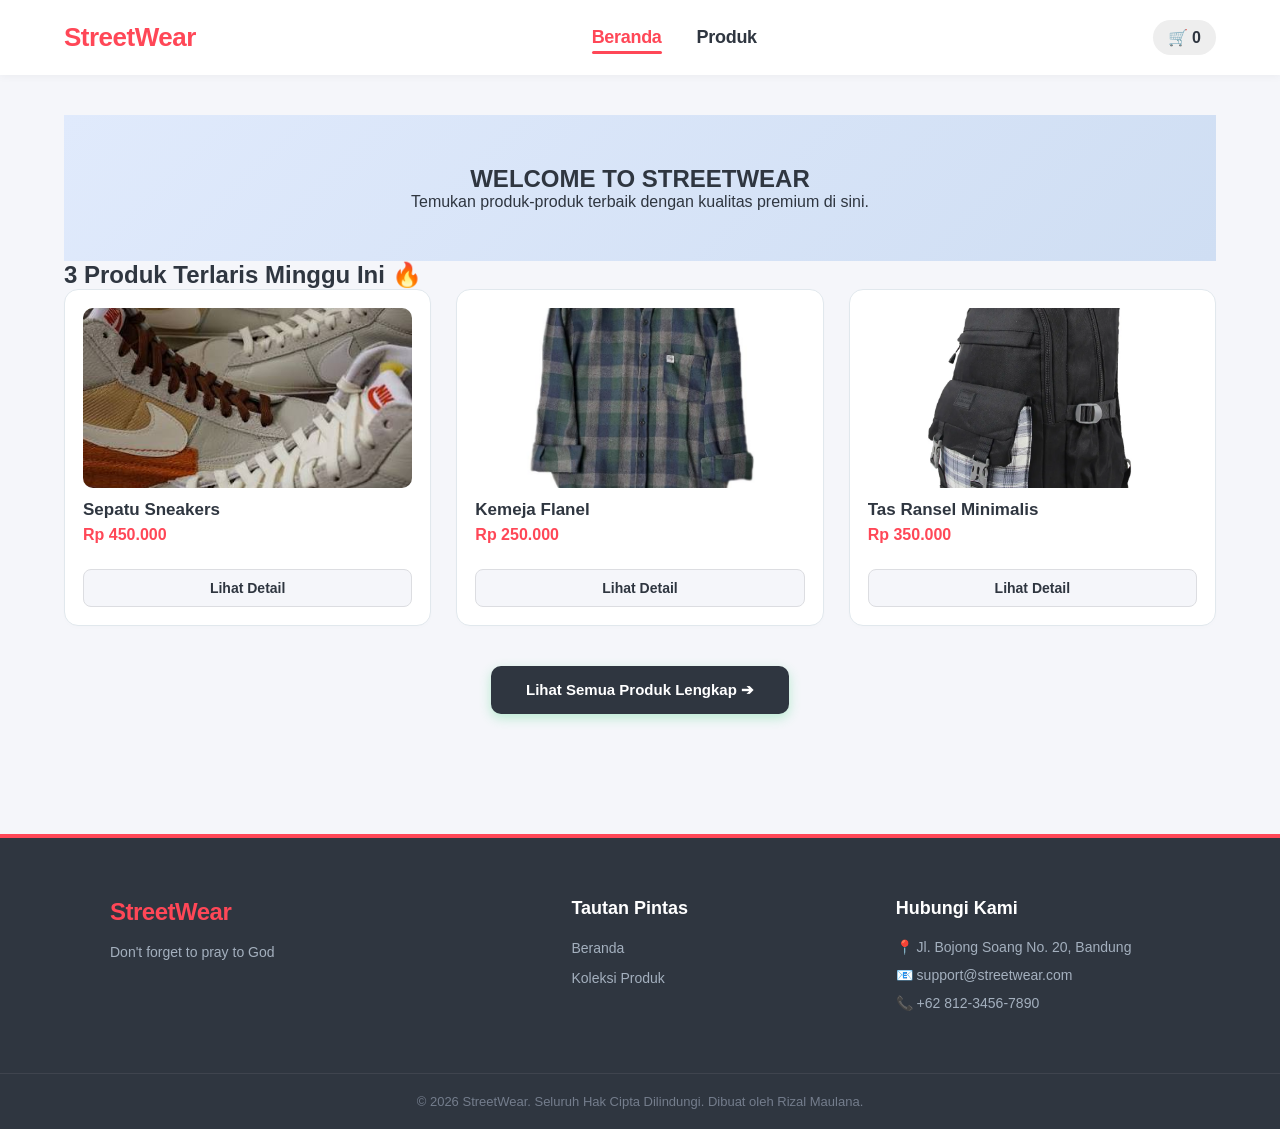
<file: index.html>
<!DOCTYPE html>
<html lang="id">
  <head>
    <!-- DUMMY GOOGLE ANALYTICS INTEGRATION -->
    <script>
      // Struktur tiruan fungsi bawaan Google (gtag.js)
      function dummyGtag(eventName, eventData) {
        console.log(
          `%c[Google Analytics 4] Event: ${eventName}`,
          "color: #ff9f43; font-weight: bold;",
          eventData
        );
      }

      // Otomatis merekam jejak halaman saat browser selesai memuat file HTML
      document.addEventListener("DOMContentLoaded", () => {
        dummyGtag("page_view", {
          page_title: document.title,
          page_location: window.location.href,
          page_path: window.location.pathname,
        });
      });
    </script>
    <meta charset="UTF-8" />
    <meta name="viewport" content="width=device-width, initial-scale=1.0" />
    <title>StreetWear - Beranda</title>
    <link rel="stylesheet" href="style.css" />
  </head>
  <body>
    <!-- Navbar Global -->
    <header class="navbar">
      <div class="logo" onclick="window.location.href='index.html'">
        StreetWear
      </div>
      <nav class="nav-links">
        <a href="index.html" class="active">Beranda</a>
        <a href="produk.html">Produk</a>
        <!-- Link baru menuju semua produk -->
      </nav>
      <div class="cart-icon" onclick="window.location.href='checkout.html'">
        🛒 <span id="cart-count">0</span>
      </div>
    </header>

    <main class="container">
      <section class="hero">
        <h1>WELCOME TO STREETWEAR</h1>
        <p>Temukan produk-produk terbaik dengan kualitas premium di sini.</p>
      </section>

      <h2>3 Produk Terlaris Minggu Ini 🔥</h2>
      <div class="product-grid" id="product-list">
        <!-- Di-render otomatis via script.js (Maksimal 3 Produk) -->
      </div>

      <!-- Tombol Tambahan untuk Masuk ke Halaman Semua Produk -->
      <div style="text-align: center; margin-top: 40px">
        <button
          class="btn-add-cart-detail"
          onclick="window.location.href='produk.html'"
          style="width: auto; padding: 12px 35px; background: #2f3640"
        >
          Lihat Semua Produk Lengkap ➔
        </button>
      </div>
    </main>

    <script src="script.js"></script>
  </body>
  <!-- ==========================================
         BAGIAN FOOTER MODERN TRENDSHOP
         ========================================== -->
  <footer class="main-footer">
    <div class="footer-container">
      <!-- Kolom 1: Tentang Toko -->
      <div class="footer-brand">
        <h3>StreetWear</h3>
        <p>Don't forget to pray to God</p>
      </div>

      <!-- Kolom 2: Navigasi Pintas -->
      <div class="footer-links">
        <h4>Tautan Pintas</h4>
        <ul>
          <li><a href="index.html">Beranda</a></li>
          <li><a href="produk.html">Koleksi Produk</a></li>
        </ul>
      </div>

      <!-- Kolom 3: Informasi Kontak -->
      <div class="footer-contact">
        <h4>Hubungi Kami</h4>
        <p>📍 Jl. Bojong Soang No. 20, Bandung</p>
        <p>📧 support@streetwear.com</p>
        <p>📞 +62 812-3456-7890</p>
      </div>
    </div>

    <!-- Bagian Hak Cipta bawah -->
    <div class="footer-bottom">
      <p>
        &copy; 2026 StreetWear. Seluruh Hak Cipta Dilindungi. Dibuat oleh Rizal
        Maulana.
      </p>
    </div>
  </footer>
</html>
</file>
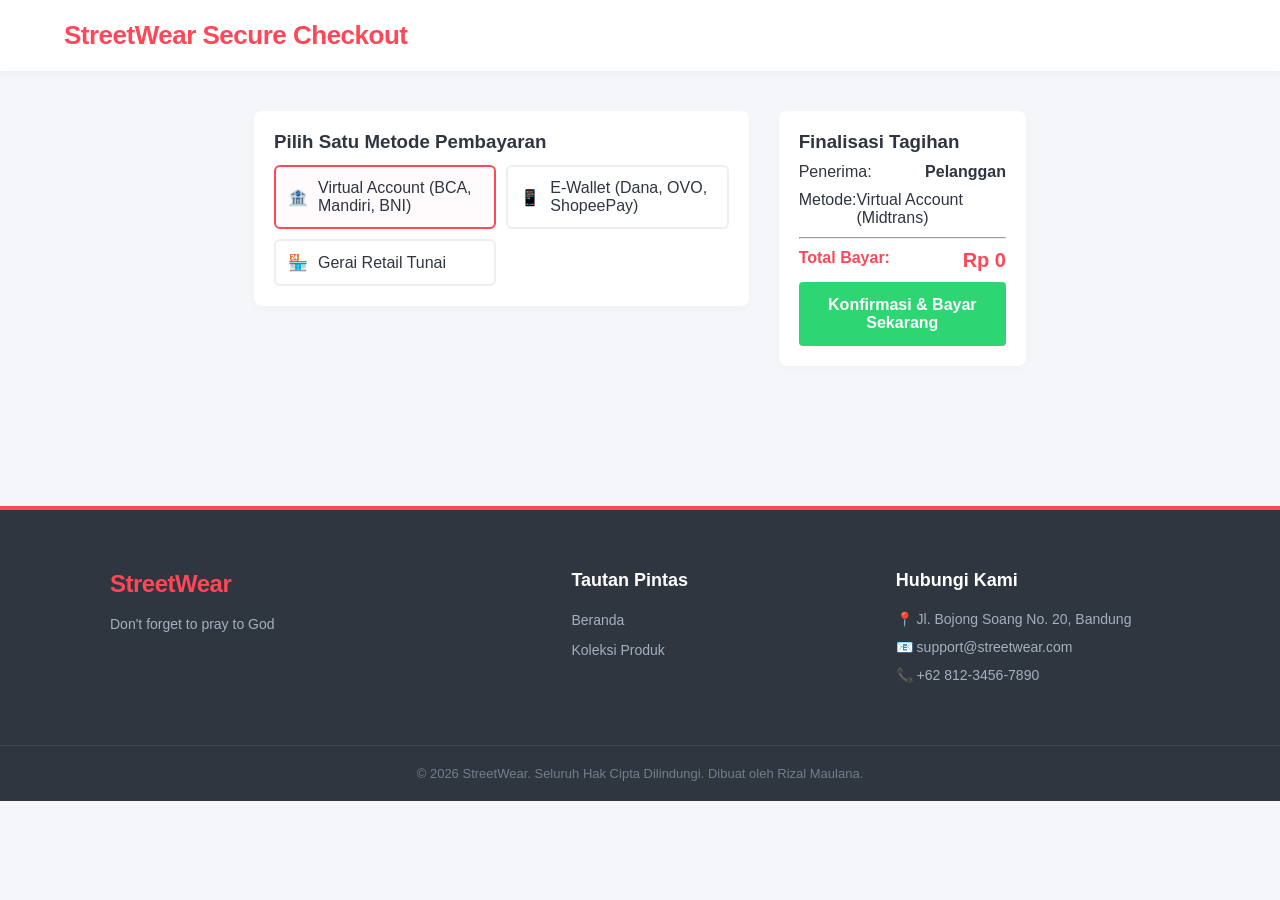
<file: bayar.html>
<!DOCTYPE html>
<html lang="id">
  <head>
    <meta charset="UTF-8" />
    <meta name="viewport" content="width=device-width, initial-scale=1.0" />
    <title>StreetWear - Metode Pembayaran</title>
    <link rel="stylesheet" href="style.css" />
  </head>
  <body>
    <header class="navbar">
      <div class="logo">StreetWear Secure Checkout</div>
    </header>

    <main class="checkout-container" style="max-width: 900px; margin: 0 auto">
      <div class="left-column">
        <div class="card-section">
          <h3>Pilih Satu Metode Pembayaran</h3>
          <div class="payment-options">
            <div
              class="payment-card active"
              onclick="changePaymentMethod('Virtual Account (Midtrans)', this)"
            >
              <div class="payment-icon">🏦</div>
              <div class="payment-name">
                Virtual Account (BCA, Mandiri, BNI)
              </div>
            </div>
            <div
              class="payment-card"
              onclick="changePaymentMethod('E-Wallet (Xendit)', this)"
            >
              <div class="payment-icon">📱</div>
              <div class="payment-name">E-Wallet (Dana, OVO, ShopeePay)</div>
            </div>
            <div
              class="payment-card"
              onclick="changePaymentMethod('Indomaret / Alfamart', this)"
            >
              <div class="payment-icon">🏪</div>
              <div class="payment-name">Gerai Retail Tunai</div>
            </div>
          </div>
        </div>
      </div>

      <div class="right-column">
        <div class="summary-card">
          <h3>Finalisasi Tagihan</h3>
          <div class="summary-line">
            <span>Penerima:</span><strong id="pay-buyer-name">-</strong>
          </div>
          <div class="summary-line">
            <span>Metode:</span
            ><span id="pay-method-chosen">Virtual Account (Midtrans)</span>
          </div>
          <hr />
          <div class="summary-line total">
            <span style="font-size: 16px">Total Bayar:</span
            ><span id="pay-final-total">Rp 0</span>
          </div>
          <button class="btn-checkout" onclick="executePaymentSim()">
            Konfirmasi & Bayar Sekarang
          </button>
        </div>
      </div>
    </main>

    <script src="script.js"></script>
    <script src="bayar.js"></script>
  </body>
  <!-- ==========================================
         BAGIAN FOOTER MODERN TRENDSHOP
         ========================================== -->
  <footer class="main-footer">
    <div class="footer-container">
      <!-- Kolom 1: Tentang Toko -->
      <div class="footer-brand">
        <h3>StreetWear</h3>
        <p>Don't forget to pray to God</p>
      </div>

      <!-- Kolom 2: Navigasi Pintas -->
      <div class="footer-links">
        <h4>Tautan Pintas</h4>
        <ul>
          <li><a href="index.html">Beranda</a></li>
          <li><a href="produk.html">Koleksi Produk</a></li>
        </ul>
      </div>

      <!-- Kolom 3: Informasi Kontak -->
      <div class="footer-contact">
        <h4>Hubungi Kami</h4>
        <p>📍 Jl. Bojong Soang No. 20, Bandung</p>
        <p>📧 support@streetwear.com</p>
        <p>📞 +62 812-3456-7890</p>
      </div>
    </div>

    <!-- Bagian Hak Cipta bawah -->
    <div class="footer-bottom">
      <p>
        &copy; 2026 StreetWear. Seluruh Hak Cipta Dilindungi. Dibuat oleh Rizal
        Maulana.
      </p>
    </div>
  </footer>
</html>
</file>
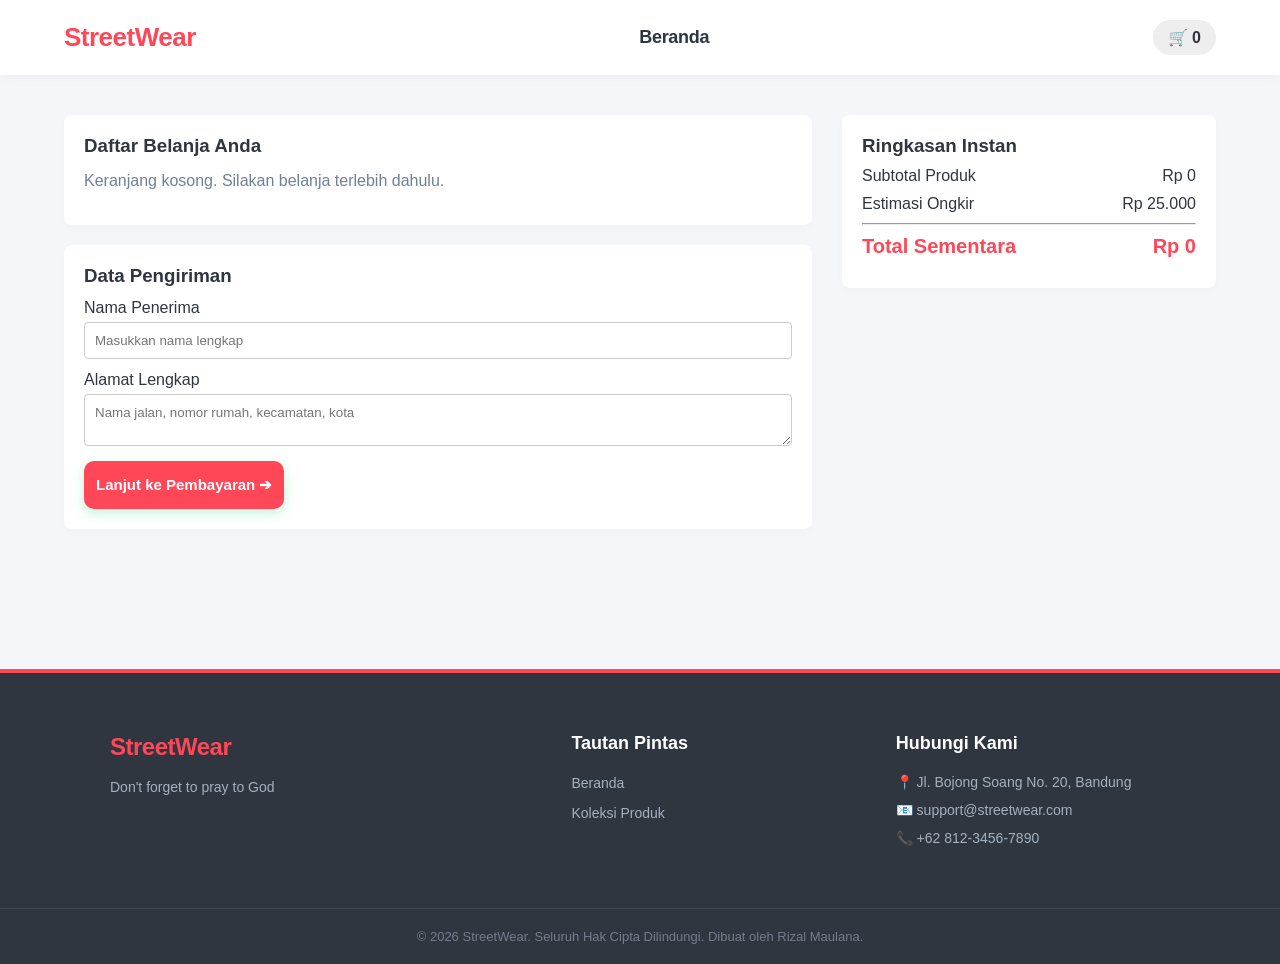
<file: checkout.html>
<!DOCTYPE html>
<html lang="id">
  <head>
    <!-- DUMMY GOOGLE ANALYTICS INTEGRATION -->
    <script>
      // Struktur tiruan fungsi bawaan Google (gtag.js)
      function dummyGtag(eventName, eventData) {
        console.log(
          `%c[Google Analytics 4] Event: ${eventName}`,
          "color: #ff9f43; font-weight: bold;",
          eventData
        );
      }

      // Otomatis merekam jejak halaman saat browser selesai memuat file HTML
      document.addEventListener("DOMContentLoaded", () => {
        dummyGtag("page_view", {
          page_title: document.title,
          page_location: window.location.href,
          page_path: window.location.pathname,
        });
      });
    </script>
    <meta charset="UTF-8" />
    <meta name="viewport" content="width=device-width, initial-scale=1.0" />
    <title>StreetWear - Keranjang & Checkout</title>
    <link rel="stylesheet" href="style.css" />
  </head>
  <body>
    <!-- Navbar Global -->
    <header class="navbar">
      <div class="logo" onclick="window.location.href='index.html'">
        StreetWear
      </div>
      <nav class="nav-links">
        <a href="index.html">Beranda</a>
      </nav>
      <div class="cart-icon" onclick="window.location.href='checkout.html'">
        🛒 <span id="cart-count">0</span>
      </div>
    </header>

    <main class="checkout-container">
      <div class="left-column">
        <div class="card-section">
          <h3>Daftar Belanja Anda</h3>
          <div id="checkout-cart-items"><!-- Diisi oleh checkout.js --></div>
        </div>

        <div class="card-section">
          <h3>Data Pengiriman</h3>
          <form id="shipping-form" onsubmit="goToPayment(event)">
            <div class="form-group">
              <label>Nama Penerima</label>
              <input
                type="text"
                id="ship-name"
                required
                placeholder="Masukkan nama lengkap"
              />
            </div>
            <div class="form-group">
              <label>Alamat Lengkap</label>
              <textarea
                id="ship-address"
                required
                placeholder="Nama jalan, nomor rumah, kecamatan, kota"
              ></textarea>
            </div>
            <button
              type="submit"
              class="btn-add-cart-detail"
              style="margin-top: 15px; background: #ff4757"
            >
              Lanjut ke Pembayaran ➔
            </button>
          </form>
        </div>
      </div>

      <div class="right-column">
        <div class="summary-card">
          <h3>Ringkasan Instan</h3>
          <div class="summary-line">
            <span>Subtotal Produk</span><span id="subtotal-val">Rp 0</span>
          </div>
          <div class="summary-line">
            <span>Estimasi Ongkir</span><span>Rp 25.000</span>
          </div>
          <hr />
          <div class="summary-line total">
            <span>Total Sementara</span><span id="total-val">Rp 0</span>
          </div>
        </div>
      </div>
    </main>

    <script src="script.js"></script>
    <script src="checkout.js"></script>
  </body>
  <!-- ==========================================
         BAGIAN FOOTER MODERN TRENDSHOP
         ========================================== -->
  <footer class="main-footer">
    <div class="footer-container">
      <!-- Kolom 1: Tentang Toko -->
      <div class="footer-brand">
        <h3>StreetWear</h3>
        <p>Don't forget to pray to God</p>
      </div>

      <!-- Kolom 2: Navigasi Pintas -->
      <div class="footer-links">
        <h4>Tautan Pintas</h4>
        <ul>
          <li><a href="index.html">Beranda</a></li>
          <li><a href="produk.html">Koleksi Produk</a></li>
        </ul>
      </div>

      <!-- Kolom 3: Informasi Kontak -->
      <div class="footer-contact">
        <h4>Hubungi Kami</h4>
        <p>📍 Jl. Bojong Soang No. 20, Bandung</p>
        <p>📧 support@streetwear.com</p>
        <p>📞 +62 812-3456-7890</p>
      </div>
    </div>

    <!-- Bagian Hak Cipta bawah -->
    <div class="footer-bottom">
      <p>
        &copy; 2026 StreetWear. Seluruh Hak Cipta Dilindungi. Dibuat oleh Rizal
        Maulana.
      </p>
    </div>
  </footer>
</html>
</file>
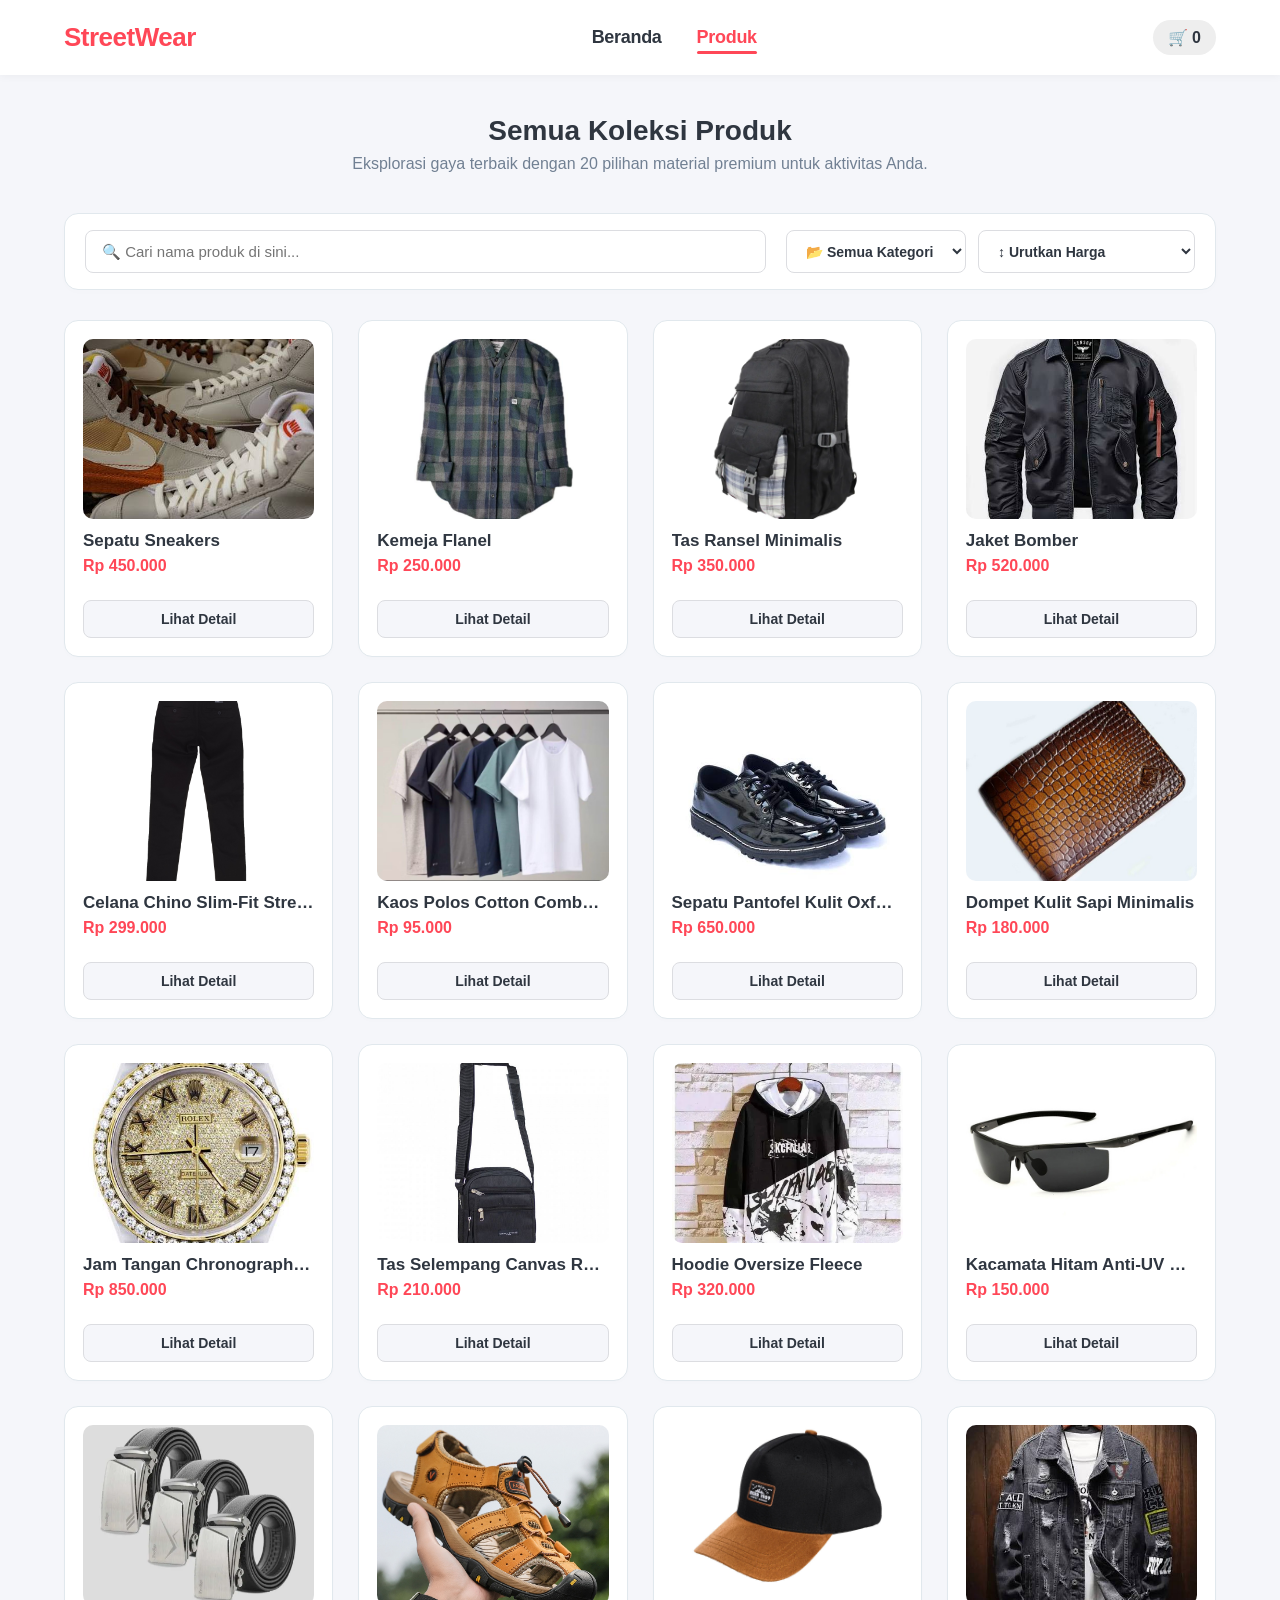
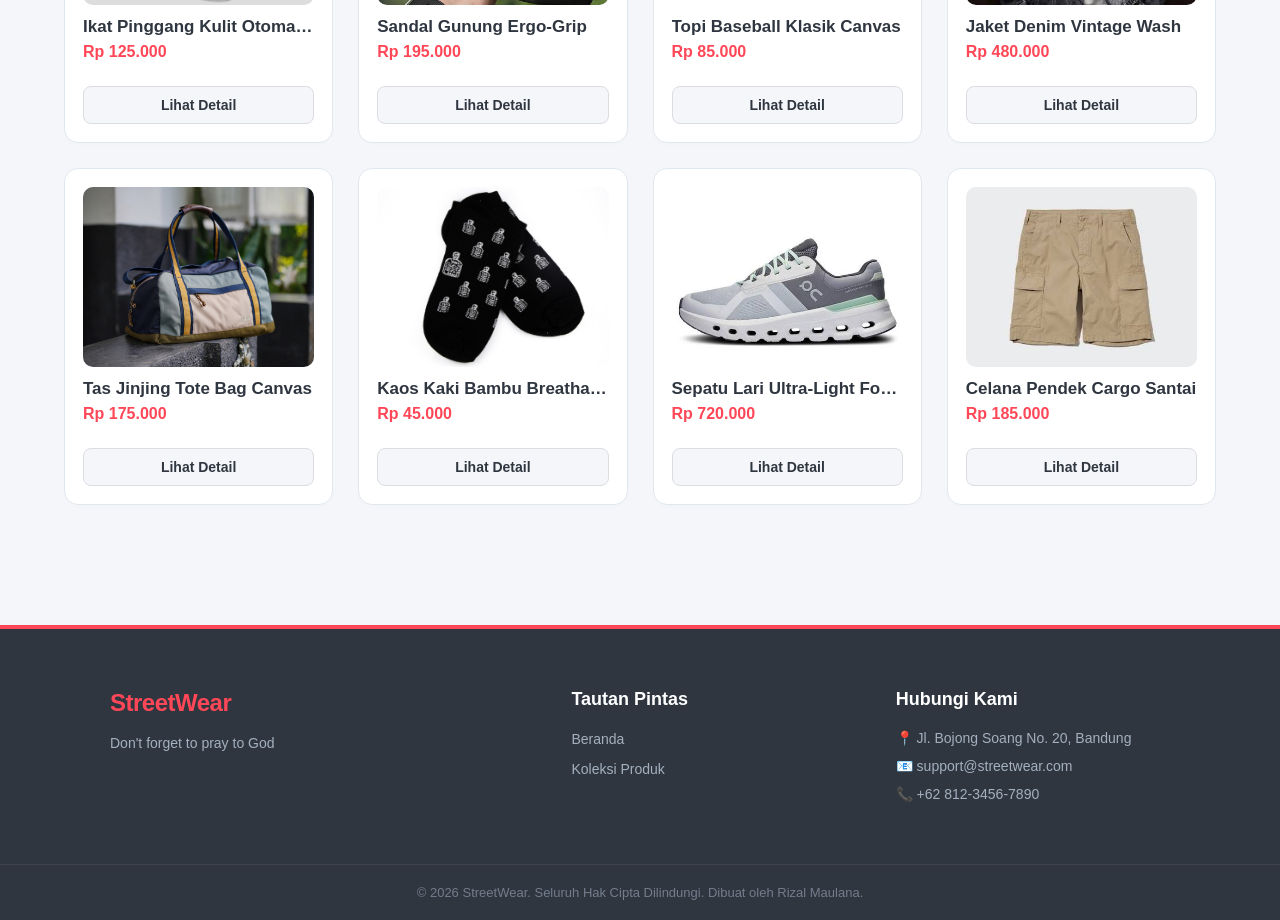
<file: produk.html>
<!DOCTYPE html>
<html lang="id">
  <head>
    <!-- DUMMY GOOGLE ANALYTICS INTEGRATION -->
    <script>
      // Struktur tiruan fungsi bawaan Google (gtag.js)
      function dummyGtag(eventName, eventData) {
        console.log(
          `%c[Google Analytics 4] Event: ${eventName}`,
          "color: #ff9f43; font-weight: bold;",
          eventData
        );
      }

      // Otomatis merekam jejak halaman saat browser selesai memuat file HTML
      document.addEventListener("DOMContentLoaded", () => {
        dummyGtag("page_view", {
          page_title: document.title,
          page_location: window.location.href,
          page_path: window.location.pathname,
        });
      });
    </script>
    <meta charset="UTF-8" />
    <meta name="viewport" content="width=device-width, initial-scale=1.0" />
    <title>StreetWear - Koleksi Produk</title>
    <link rel="stylesheet" href="style.css" />
  </head>
  <body>
    <!-- Navbar Global -->
    <header class="navbar">
      <div class="logo" onclick="window.location.href='index.html'">
        StreetWear
      </div>
      <nav class="nav-links">
        <a href="index.html">Beranda</a>
        <a href="produk.html" class="active">Produk</a>
      </nav>
      <div class="cart-icon" onclick="window.location.href='checkout.html'">
        🛒 <span id="cart-count">0</span>
      </div>
    </header>

    <main class="container">
      <!-- TAMPILAN A: KATALOG SEMUA PRODUK -->
      <!-- TAMPILAN A: KATALOG SEMUA PRODUK -->
      <div id="products-catalog-view" class="hidden">
        <div class="catalog-header">
          <h2>Semua Koleksi Produk</h2>
          <p>
            Eksplorasi gaya terbaik dengan 20 pilihan material premium untuk
            aktivitas Anda.
          </p>
        </div>

        <!-- PANEL SEARCH & FILTER BARU -->
        <div class="filter-wrapper">
          <input
            type="text"
            id="search-input"
            placeholder="🔍 Cari nama produk di sini..."
            oninput="handleFilterChange()"
          />

          <div class="filter-select-group">
            <!-- Tambahan aria-label dan title untuk menghilangkan warning editor -->
            <select
              id="category-filter"
              onchange="handleFilterChange()"
              aria-label="Filter Berdasarkan Kategori"
              title="Filter Kategori"
            >
              <option value="semua">📂 Semua Kategori</option>
              <option value="pakaian">👕 Pakaian</option>
              <option value="sepatu">👟 Sepatu</option>
              <option value="tas">🎒 Tas</option>
              <option value="aksesoris">🕶️ Aksesoris</option>
            </select>

            <select
              id="price-sort"
              onchange="handleFilterChange()"
              aria-label="Urutkan Berdasarkan Harga"
              title="Urutan Harga"
            >
              <option value="default">↕️ Urutkan Harga</option>
              <option value="murah">Harga: Rendah ke Tinggi</option>
              <option value="mahal">Harga: Tinggi ke Rendah</option>
            </select>
          </div>
        </div>

        <div class="product-grid" id="all-products-list">
          <!-- Diisi otomatis secara dinamis oleh product.js -->
        </div>
      </div>

      <!-- TAMPILAN B: DETAIL PRODUK -->
      <div class="detail-wrapper hidden" id="product-detail-view">
        <!-- Navigasi Jalan Pintas Kecil (Breadcrumbs) -->
        <div class="breadcrumbs">
          <span onclick="window.location.href='index.html'">Beranda</span> ➔
          <span onclick="window.location.href='produk.html'">Semua Produk</span>
          ➔
          <span class="current">Detail</span>
        </div>

        <div class="detail-container">
          <!-- Sisi Kiri: Visual Eksklusif -->
          <section class="detail-gallery">
            <div class="main-image-placeholder">
              <div class="image-icon">🛍️</div>
              <span id="img-placeholder-text">Nama Produk</span>
            </div>
          </section>

          <!-- Sisi Kanan: Informasi Komprehensif -->
          <section class="detail-info">
            <div class="tag-row">
              <span class="badge-promo">PRODUK PILIHAN 🔥</span>
              <span class="badge-stock">Tersedia</span>
            </div>

            <h1 id="detail-title">-</h1>

            <div class="rating-box">
              <span class="stars">⭐⭐⭐⭐★</span>
              <span class="review-count">(4.9 dari 120 Ulasan Pembeli)</span>
            </div>

            <div class="price-tag-container">
              <p class="product-price" id="detail-price">Rp 0</p>
            </div>

            <p class="product-desc" id="detail-desc">-</p>

            <div class="divider-line"></div>

            <!-- Pilihan Spek Tambahan -->
            <!-- Cari bagian ini dan sesuaikan ukurannya -->
            <div class="options-group">
              <label>Pilih Tipe:</label>
              <div class="size-picker">
                <button class="size-btn" onclick="selectSize(this)">
                  STANDAR
                </button>
                <button class="size-btn active" onclick="selectSize(this)">
                  PREMIUM
                </button>
              </div>
            </div>

            <!-- Panel Aksi Pembelian -->
            <div class="purchase-action-panel">
              <div class="quantity-wrapper">
                <label>Jumlah</label>
                <div class="quantity-control">
                  <button onclick="adjustQty(-1)">-</button>
                  <span id="qty-val">1</span>
                  <button onclick="adjustQty(1)">+</button>
                </div>
              </div>

              <button class="btn-add-cart-detail" onclick="handleAddToCart()">
                Tambah ke Keranjang — <span id="detail-total-price">Rp 0</span>
              </button>
            </div>

            <div class="trust-badge">
              <span>🛡️ 100% Produk Original</span>
              <span>🔄 7 Hari Garansi Pengembalian</span>
            </div>
          </section>
        </div>
      </div>
    </main>

    <script src="script.js"></script>
    <script src="product.js"></script>
  </body>
  <!-- ==========================================
         BAGIAN FOOTER MODERN TRENDSHOP
         ========================================== -->
  <footer class="main-footer">
    <div class="footer-container">
      <!-- Kolom 1: Tentang Toko -->
      <div class="footer-brand">
        <h3>StreetWear</h3>
        <p>Don't forget to pray to God</p>
      </div>

      <!-- Kolom 2: Navigasi Pintas -->
      <div class="footer-links">
        <h4>Tautan Pintas</h4>
        <ul>
          <li><a href="index.html">Beranda</a></li>
          <li><a href="produk.html">Koleksi Produk</a></li>
        </ul>
      </div>

      <!-- Kolom 3: Informasi Kontak -->
      <div class="footer-contact">
        <h4>Hubungi Kami</h4>
        <p>📍 Jl. Bojong Soang No. 20, Bandung</p>
        <p>📧 support@streetwear.com</p>
        <p>📞 +62 812-3456-7890</p>
      </div>
    </div>

    <!-- Bagian Hak Cipta bawah -->
    <div class="footer-bottom">
      <p>
        &copy; 2026 StreetWear. Seluruh Hak Cipta Dilindungi. Dibuat oleh Rizal
        Maulana.
      </p>
    </div>
  </footer>
</html>
</file>
<file: style.css>
/* --- Base & Utilitas Global --- */
* {
  margin: 0;
  padding: 0;
  box-sizing: border-box;
  font-family: "Segoe UI", sans-serif;
}
body {
  background-color: #f5f6fa;
  color: #2f3640;
}
.hidden {
  display: none !important;
}

/* --- Navbar --- */
.navbar {
  display: flex;
  justify-content: space-between;
  align-items: center;
  padding: 20px 5%;
  background: white;
  box-shadow: 0 2px 8px rgba(0, 0, 0, 0.04);
  position: sticky;
  top: 0;
  z-index: 100;
}
.logo {
  font-weight: bold;
  font-size: 24px;
  cursor: pointer;
  color: #ff4757;
}
.cart-icon {
  cursor: pointer;
  font-weight: bold;
  background: #eee;
  padding: 8px 15px;
  border-radius: 20px;
}

/* --- View 1: Beranda --- */
.hero {
  background: linear-gradient(135deg, #e0eafc, #cfdef3);
  padding: 50px 5%;
  text-align: center;
}
.container {
  padding: 40px 5%;
}
.product-grid {
  display: grid;
  grid-template-columns: repeat(auto-fit, minmax(250px, 1fr));
  gap: 25px;
}
.product-card {
  background: white;
  padding: 20px;
  border-radius: 8px;
  box-shadow: 0 4px 10px rgba(0, 0, 0, 0.02);
  text-align: center;
  cursor: pointer;
  transition: 0.2s;
}
.product-card:hover {
  transform: translateY(-5px);
}
img.product-img {
  width: 100%;
  height: 180px;
  object-fit: cover; /* Melindungi gambar agar tidak gepeng */
  object-position: center;
  border-radius: 10px;
  transition: opacity 0.2s;
  display: block;
}
.btn-view-detail {
  background: #ff4757;
  color: white;
  border: none;
  padding: 10px 15px;
  border-radius: 4px;
  cursor: pointer;
  margin-top: 10px;
  width: 100%;
  font-weight: 600;
}

/* --- View 2: Detail Produk (CSS Grid 2 Kolom) --- */
.detail-container {
  display: grid;
  grid-template-columns: 1fr 1fr;
  gap: 50px;
  padding: 40px 5%;
  max-width: 1200px;
  margin: 0 auto;
}
.main-image-placeholder {
  width: 100%;
  height: 400px;
  background: #e1e8ed;
  border-radius: 8px;
  display: flex;
  align-items: center;
  justify-content: center;
  font-weight: bold;
  font-size: 18px;
}
.badge-promo {
  background: #ffeaa7;
  color: #d63031;
  padding: 5px 10px;
  font-weight: bold;
  border-radius: 4px;
  font-size: 12px;
}
.product-price {
  font-size: 26px;
  color: #ff4757;
  font-weight: bold;
  margin: 15px 0;
}
.product-desc {
  color: #718093;
  line-height: 1.6;
  margin-bottom: 20px;
}
.size-picker {
  display: flex;
  gap: 10px;
  margin: 10px 0 20px;
}
.size-btn {
  padding: 8px 16px;
  border: 1px solid #ccc;
  background: white;
  cursor: pointer;
  border-radius: 4px;
}
.size-btn.active {
  background: #2f3640;
  color: white;
  border-color: #2f3640;
}
.purchase-section {
  display: flex;
  gap: 15px;
  margin-bottom: 15px;
}
.quantity-control {
  display: flex;
  border: 1px solid #ccc;
  border-radius: 4px;
  overflow: hidden;
}
.quantity-control button {
  padding: 10px 15px;
  background: #eee;
  border: none;
  cursor: pointer;
  font-weight: bold;
}
#detail-qty-value {
  padding: 10px 15px;
  font-weight: bold;
  background: white;
}
.btn-add-cart-detail {
  flex: 1;
  background: #2ed573;
  color: white;
  border: none;
  padding: 12px;
  font-weight: bold;
  border-radius: 4px;
  cursor: pointer;
}
.stock-warning {
  color: #d63031;
  font-size: 13px;
  font-style: italic;
}

/* --- View 3: Checkout (CSS Grid 2 Kolom) --- */
.checkout-container {
  display: grid;
  grid-template-columns: 2fr 1fr;
  gap: 30px;
  padding: 40px 5%;
}
.card-section,
.summary-card {
  background: white;
  padding: 20px;
  border-radius: 8px;
  margin-bottom: 20px;
  box-shadow: 0 4px 10px rgba(0, 0, 0, 0.02);
}
.cart-item {
  display: flex;
  justify-content: space-between;
  padding: 12px 0;
  border-bottom: 1px solid #eee;
}
.form-group {
  display: flex;
  flex-direction: column;
  gap: 5px;
  margin-top: 12px;
}
.form-group input,
.form-group textarea {
  padding: 10px;
  border: 1px solid #ccc;
  border-radius: 4px;
}
.payment-options {
  display: grid;
  grid-template-columns: repeat(auto-fit, minmax(200px, 1fr));
  gap: 10px;
  margin-top: 12px;
}
.payment-card {
  border: 2px solid #eee;
  padding: 12px;
  border-radius: 6px;
  display: flex;
  align-items: center;
  gap: 10px;
  cursor: pointer;
}
.payment-card.active {
  border-color: #ff4757;
  background: #fffafb;
}
.summary-line {
  display: flex;
  justify-content: space-between;
  margin: 10px 0;
}
.summary-line.total {
  font-weight: bold;
  font-size: 20px;
  color: #ff4757;
}
.btn-checkout {
  width: 100%;
  background: #2ed573;
  color: white;
  border: none;
  padding: 14px;
  font-weight: bold;
  border-radius: 4px;
  cursor: pointer;
  font-size: 16px;
}
.secure-text {
  text-align: center;
  font-size: 12px;
  color: #718093;
  margin-top: 10px;
}

/* --- Responsive Breakpoint (Tablet & Mobile) --- */
@media (max-width: 850px) {
  .detail-container,
  .checkout-container {
    grid-template-columns: 1fr;
    gap: 25px;
  }
}

/* ==========================================================================
   DESAIN HALAMAN KATALOG & DETAIL PRODUK MODERN (TRENDSHOP 2026)
   ========================================================================== */

/* --- Navigasi Kecil (Breadcrumbs) --- */
.breadcrumbs {
  font-size: 14px;
  color: #8a8d93;
  margin-bottom: 25px;
  padding: 0 10px;
}
.breadcrumbs span {
  cursor: pointer;
  transition: color 0.2s;
}
.breadcrumbs span:hover {
  color: #ff4757;
}
.breadcrumbs .current {
  color: #2f3640;
  font-weight: 600;
  cursor: default;
}

/* --- Katalog Header --- */
.catalog-header {
  text-align: center;
  margin-bottom: 40px;
}
.catalog-header h2 {
  font-size: 28px;
  color: #2f3640;
  font-weight: 700;
  margin-bottom: 8px;
}
.catalog-header p {
  color: #718093;
  font-size: 16px;
  max-width: 600px;
  margin: 0 auto;
}

/* --- Pembaruan Kartu Produk (Katalog Grid) --- */
.product-card {
  background: #ffffff;
  border: 1px solid #e1e8ed;
  padding: 18px;
  border-radius: 14px;
  text-align: left;
  cursor: pointer;
  transition: all 0.3s cubic-bezier(0.25, 0.8, 0.25, 1);
  box-shadow: 0 2px 5px rgba(0, 0, 0, 0.01);
}
.product-card:hover {
  transform: translateY(-6px);
  box-shadow: 0 12px 20px rgba(47, 54, 64, 0.08);
  border-color: #dcdde1;
}
.product-card h3 {
  font-size: 17px;
  color: #2f3640;
  margin: 12px 0 6px 0;
  white-space: nowrap;
  overflow: hidden;
  text-overflow: ellipsis;
}
.product-card p {
  font-size: 16px;
  font-weight: 700;
  color: #ff4757;
  margin-bottom: 15px;
}
.product-img {
  width: 100%;
  height: 180px;
  background: linear-gradient(135deg, #f5f6fa, #dcdde1);
  border-radius: 10px;
  transition: opacity 0.2s;
}
.product-card:hover .product-img {
  opacity: 0.9;
}

/* --- Tombol Lihat Detail di Kartu --- */
.btn-view-detail {
  background: #f5f6fa;
  color: #2f3640;
  border: 1px solid #dcdde1;
  padding: 10px;
  border-radius: 8px;
  cursor: pointer;
  width: 100%;
  font-weight: 600;
  font-size: 14px;
  transition: all 0.2s;
}
.product-card:hover .btn-view-detail {
  background: #ff4757;
  color: #ffffff;
  border-color: #ff4757;
}

/* --- Area Detail Produk Premium --- */
.detail-wrapper {
  background: transparent;
  padding: 10px 0;
}
.detail-container {
  display: grid;
  grid-template-columns: 1.1fr 0.9fr;
  gap: 45px;
  background: #ffffff;
  padding: 40px;
  border-radius: 20px;
  box-shadow: 0 4px 25px rgba(0, 0, 0, 0.02);
  border: 1px solid #e1e8ed;
}

/* --- Kerangka Gambar Detail --- */
.main-image-placeholder {
  width: 100%;
  height: 450px;
  background: linear-gradient(135deg, #f5f6fa, #e1e8ed);
  border-radius: 16px;
  display: flex;
  flex-direction: column;
  align-items: center;
  justify-content: center;
  gap: 15px;
  border: 1px solid #eee;
}
.image-icon {
  font-size: 48px;
  filter: drop-shadow(0 4px 6px rgba(0, 0, 0, 0.05));
}
#img-placeholder-text {
  font-weight: 600;
  color: #718093;
  font-size: 16px;
  padding: 0 20px;
  text-align: center;
}

/* --- Komponen Info Detail --- */
.tag-row {
  display: flex;
  gap: 10px;
  margin-bottom: 15px;
}
.badge-promo {
  background: #fff5f5;
  color: #ff4757;
  padding: 6px 14px;
  font-weight: 700;
  border-radius: 6px;
  font-size: 12px;
  letter-spacing: 0.5px;
}
.badge-stock {
  background: #ebfbee;
  color: #2ed573;
  padding: 6px 14px;
  font-weight: 700;
  border-radius: 6px;
  font-size: 12px;
}
.detail-info h1 {
  font-size: 32px;
  font-weight: 700;
  color: #2f3640;
  line-height: 1.2;
  margin-bottom: 10px;
}

/* Rating & Harga */
.rating-box {
  display: flex;
  align-items: center;
  gap: 10px;
  margin-bottom: 20px;
}
.stars {
  color: #ffa502;
  font-size: 16px;
}
.review-count {
  color: #a4b0be;
  font-size: 14px;
}
.product-price {
  font-size: 34px;
  color: #ff4757;
  font-weight: 800;
  margin: 0;
}
.price-tag-container {
  margin-bottom: 20px;
  padding-bottom: 5px;
}
.product-desc {
  color: #57606f;
  font-size: 15px;
  line-height: 1.7;
  margin-bottom: 25px;
}
.divider-line {
  height: 1px;
  background: #eceff1;
  width: 100%;
  margin: 25px 0;
}

/* Pemilih Ukuran */
.options-group label {
  display: block;
  font-size: 14px;
  font-weight: 600;
  color: #2f3640;
  margin-bottom: 10px;
}
.size-picker {
  display: flex;
  gap: 12px;
  margin-bottom: 30px;
}
.size-btn {
  padding: 10px 20px;
  border: 1px solid #dcdde1;
  background: #ffffff;
  cursor: pointer;
  border-radius: 8px;
  font-weight: 600;
  color: #57606f;
  transition: all 0.2s;
}
.size-btn:hover {
  border-color: #2f3640;
  color: #2f3640;
}
.size-btn.active {
  background: #2f3640;
  color: #ffffff;
  border-color: #2f3640;
  box-shadow: 0 4px 10px rgba(47, 54, 64, 0.2);
}

/* --- Panel Kuantitas & Tombol Beli Utama --- */
.purchase-action-panel {
  display: flex;
  gap: 20px;
  align-items: flex-end;
  margin-bottom: 30px;
}
.quantity-wrapper {
  display: flex;
  flex-direction: column;
  gap: 8px;
}
.quantity-wrapper label {
  font-size: 13px;
  font-weight: 600;
  color: #718093;
}
.quantity-control {
  display: flex;
  border: 1px solid #dcdde1;
  border-radius: 10px;
  overflow: hidden;
  background: #f5f6fa;
  height: 48px;
  align-items: center;
}
.quantity-control button {
  width: 40px;
  height: 100%;
  background: transparent;
  border: none;
  cursor: pointer;
  font-size: 18px;
  font-weight: 600;
  color: #2f3640;
  transition: background 0.2s;
}
.quantity-control button:hover {
  background: #e1e8ed;
}
#qty-val {
  width: 45px;
  text-align: center;
  font-weight: 700;
  color: #2f3640;
  font-size: 16px;
}

/* Tombol Tambah Keranjang */
.btn-add-cart-detail {
  flex: 1;
  background: linear-gradient(135deg, #2ed573, #26af5f);
  color: white;
  border: none;
  height: 48px;
  font-weight: 700;
  font-size: 15px;
  border-radius: 10px;
  cursor: pointer;
  transition: all 0.2s;
  box-shadow: 0 4px 12px rgba(46, 213, 115, 0.3);
}
.btn-add-cart-detail:hover {
  transform: translateY(-2px);
  box-shadow: 0 6px 18px rgba(46, 213, 115, 0.4);
  opacity: 0.95;
}
.btn-add-cart-detail:active {
  transform: translateY(0);
}

/* Lencana Kepercayaan Toko */
.trust-badge {
  display: flex;
  justify-content: space-between;
  background: #f8f9fa;
  padding: 12px 18px;
  border-radius: 10px;
  border: 1px dashed #dcdde1;
}
.trust-badge span {
  font-size: 13px;
  color: #718093;
  font-weight: 600;
}

/* --- Responsive Layout --- */
@media (max-width: 900px) {
  .detail-container {
    grid-template-columns: 1fr;
    padding: 25px;
    gap: 30px;
  }
  .main-image-placeholder {
    height: 320px;
  }
  .detail-info h1 {
    font-size: 26px;
  }
  .purchase-action-panel {
    flex-direction: column;
    align-items: stretch;
    gap: 15px;
  }
  .quantity-control {
    width: 100%;
    justify-content: space-between;
  }
  .quantity-control button {
    width: 60px;
  }
}

/* ==========================================================================
   PEMBARUAN NAVIGASI PREMIUM (SENADA DENGAN JUDUL TOKO)
   ========================================================================== */

/* 1. Styling Judul Toko / Logo Utama (Sebagai acuan) */
.logo {
  font-weight: 800;
  font-size: 26px;
  cursor: pointer;
  color: #ff4757; /* Warna khas utama */
  letter-spacing: -0.5px;
}

/* 2. Wadah Menu Navigasi */
.nav-links {
  display: flex;
  gap: 35px; /* Memberi ruang antar menu agar tidak berdempetan */
  align-items: center;
}

/* 3. Menyamakan Tampilan Beranda & Produk dengan Judul Toko */
.nav-links a {
  text-decoration: none;
  font-weight: 700; /* Ketebalan huruf tebal senada logo */
  font-size: 18px; /* Ukuran proporsional (sedikit di bawah logo agar logo tetap dominan) */
  color: #2f3640; /* Warna netral saat tidak aktif */
  letter-spacing: -0.3px;
  padding: 6px 0;
  position: relative; /* Pemicu posisi efek garis bawah */
  transition: color 0.2s ease;
}

/* 4. Efek Visual Saat Menu Aktif / Disentuh Kursor (Berubah Warna Seperti Logo) */
.nav-links a:hover,
.nav-links a.active {
  color: #ff4757; /* Berubah menjadi merah coral persis seperti logo */
}

/* 5. Animasi Garis Bawah Modern yang Elegan */
.nav-links a::after {
  content: "";
  position: absolute;
  bottom: 0;
  left: 0;
  width: 0;
  height: 3px;
  background-color: #ff4757; /* Warna garis menyamakan logo */
  border-radius: 2px;
  transition: width 0.25s ease; /* Kecepatan animasi garis bergeser */
}

/* Garis bawah otomatis memanjang penuh saat menu aktif atau di-hover */
.nav-links a:hover::after,
.nav-links a.active::after {
  width: 100%;
}

/* --- Desain Bar Filter & Pencarian --- */
.filter-wrapper {
  display: flex;
  justify-content: space-between;
  gap: 20px;
  background: #ffffff;
  padding: 16px 20px;
  border-radius: 14px;
  margin-bottom: 30px;
  border: 1px solid #e1e8ed;
  box-shadow: 0 2px 10px rgba(0, 0, 0, 0.01);
}
#search-input {
  flex: 1;
  padding: 12px 16px;
  border: 1px solid #dcdde1;
  border-radius: 8px;
  font-size: 15px;
  outline: none;
  transition: border 0.2s;
}
#search-input:focus {
  border-color: #ff4757;
}
.filter-select-group {
  display: flex;
  gap: 12px;
}
.filter-select-group select {
  padding: 0 15px;
  border: 1px solid #dcdde1;
  border-radius: 8px;
  background: #ffffff;
  font-size: 14px;
  font-weight: 600;
  color: #2f3640;
  cursor: pointer;
  outline: none;
}
.filter-select-group select:focus {
  border-color: #ff4757;
}

@media (max-width: 768px) {
  .filter-wrapper {
    flex-direction: column;
  }
  .filter-select-group {
    width: 100%;
  }
  .filter-select-group select {
    flex: 1;
    height: 45px;
  }
}

/* ==========================================================================
   DESAIN FOOTER MODERN & RESPONSIF (TRENDSHOP 2026)
   ========================================================================== */
.main-footer {
  background-color: #2f3640; /* Warna gelap navy agar elegan */
  color: #f5f6fa;
  padding: 60px 0 20px 0;
  margin-top: 80px; /* Jarak aman dari konten di atasnya */
  border-top: 4px solid #ff4757; /* Aksen garis merah tipis senada logo */
}

.footer-container {
  max-width: 1100px;
  margin: 0 auto;
  display: grid;
  grid-template-columns: 1.5fr 1fr 1fr; /* Membagi menjadi 3 kolom proporsional */
  gap: 50px;
  padding: 0 20px;
}

/* Identitas Brand */
.footer-brand h3 {
  color: #ff4757; /* Warna logo */
  font-size: 24px;
  font-weight: 800;
  margin-bottom: 15px;
  letter-spacing: -0.5px;
}
.footer-brand p {
  color: #a4b0be;
  line-height: 1.6;
  font-size: 14px;
}

/* Judul Kecil Kolom */
.footer-links h4,
.footer-contact h4 {
  color: #ffffff;
  font-size: 18px;
  font-weight: 700;
  margin-bottom: 20px;
}

/* Link Navigasi */
.footer-links ul {
  list-style: none;
  padding: 0;
  margin: 0;
}
.footer-links ul li {
  margin-bottom: 12px;
}
.footer-links ul li a {
  color: #a4b0be;
  text-decoration: none;
  font-size: 14px;
  transition: color 0.2s ease;
}
.footer-links ul li a:hover {
  color: #ff4757; /* Efek hover menyala merah */
  padding-left: 4px; /* Efek geser kecil yang interaktif */
}

/* Detail Kontak */
.footer-contact p {
  color: #a4b0be;
  margin-bottom: 12px;
  font-size: 14px;
  display: flex;
  align-items: center;
  gap: 8px;
}

/* Hak Cipta di Bagian Paling Bawah */
.footer-bottom {
  text-align: center;
  border-top: 1px solid #3f444e; /* Garis pembatas tipis */
  margin-top: 50px;
  padding-top: 20px;
  font-size: 13px;
  color: #747d8c;
}

/* RESPONSIVE LAYOUT: Otomatis vertikal jika layar kekecilan (HP) */
@media (max-width: 768px) {
  .footer-container {
    grid-template-columns: 1fr; /* Menjadi 1 baris ke bawah */
    gap: 35px;
    text-align: center;
  }
  .footer-contact p {
    justify-content: center;
  }
  .footer-links ul li a:hover {
    padding-left: 0; /* Matikan efek geser di mobile agar tidak aneh */
  }
}

/* ==========================================================================
   DESAIN POP-UP NOTIFIKASI KUSTOM MODERN (TRENDSHOP)
   ========================================================================== */
.custom-alert-overlay {
  position: fixed;
  top: 0;
  left: 0;
  width: 100%;
  height: 100%;
  background: rgba(47, 54, 64, 0.4); /* Efek menggelapkan latar belakang */
  backdrop-filter: blur(5px); /* Efek kaca buram premium */
  display: flex;
  align-items: center;
  justify-content: center;
  z-index: 10000; /* Memastikan berada di lapisan paling atas */
  opacity: 0;
  pointer-events: none;
  transition: opacity 0.3s ease;
}

/* Aktifkan pop-up */
.custom-alert-overlay.active {
  opacity: 1;
  pointer-events: auto;
}

/* Kotak Pesan */
.custom-alert-box {
  background: #ffffff;
  padding: 35px 30px;
  border-radius: 18px;
  width: 90%;
  max-width: 380px;
  text-align: center;
  border: 1px solid rgba(255, 255, 255, 0.8);
  box-shadow: 0 15px 35px rgba(47, 54, 64, 0.15);

  /* Animasi mengecil di awal */
  transform: scale(0.7);
  transition: transform 0.4s cubic-bezier(0.175, 0.885, 0.32, 1.275); /* Efek membal mendarat */
}

/* Kotak membesar membal saat aktif */
.custom-alert-overlay.active .custom-alert-box {
  transform: scale(1);
}

/* Dekorasi Komponen Pop-up */
.custom-alert-icon {
  font-size: 55px;
  margin-bottom: 15px;
  display: inline-block;
  animation: pulseIcon 1.5s infinite alternate;
}
.custom-alert-box h3 {
  font-size: 22px;
  color: #2f3640;
  font-weight: 800;
  margin-bottom: 10px;
  letter-spacing: -0.5px;
}
.custom-alert-box p {
  font-size: 15px;
  color: #718093;
  line-height: 1.5;
  margin-bottom: 25px;
}

/* Tombol Aksi Pop-up */
.custom-alert-btn {
  background: linear-gradient(135deg, #ff4757, #ff6b81);
  color: white;
  border: none;
  padding: 14px 0;
  width: 100%;
  font-size: 15px;
  font-weight: 700;
  border-radius: 10px;
  cursor: pointer;
  transition: all 0.2s ease;
  box-shadow: 0 4px 15px rgba(255, 71, 87, 0.35);
}
.custom-alert-btn:hover {
  transform: translateY(-2px);
  box-shadow: 0 6px 20px rgba(255, 71, 87, 0.45);
}
.custom-alert-btn:active {
  transform: translateY(0);
}

/* Animasi Icon Bergerak Ringan */
@keyframes pulseIcon {
  0% {
    transform: scale(1);
  }
  100% {
    transform: scale(1.1);
  }
}
</file>
